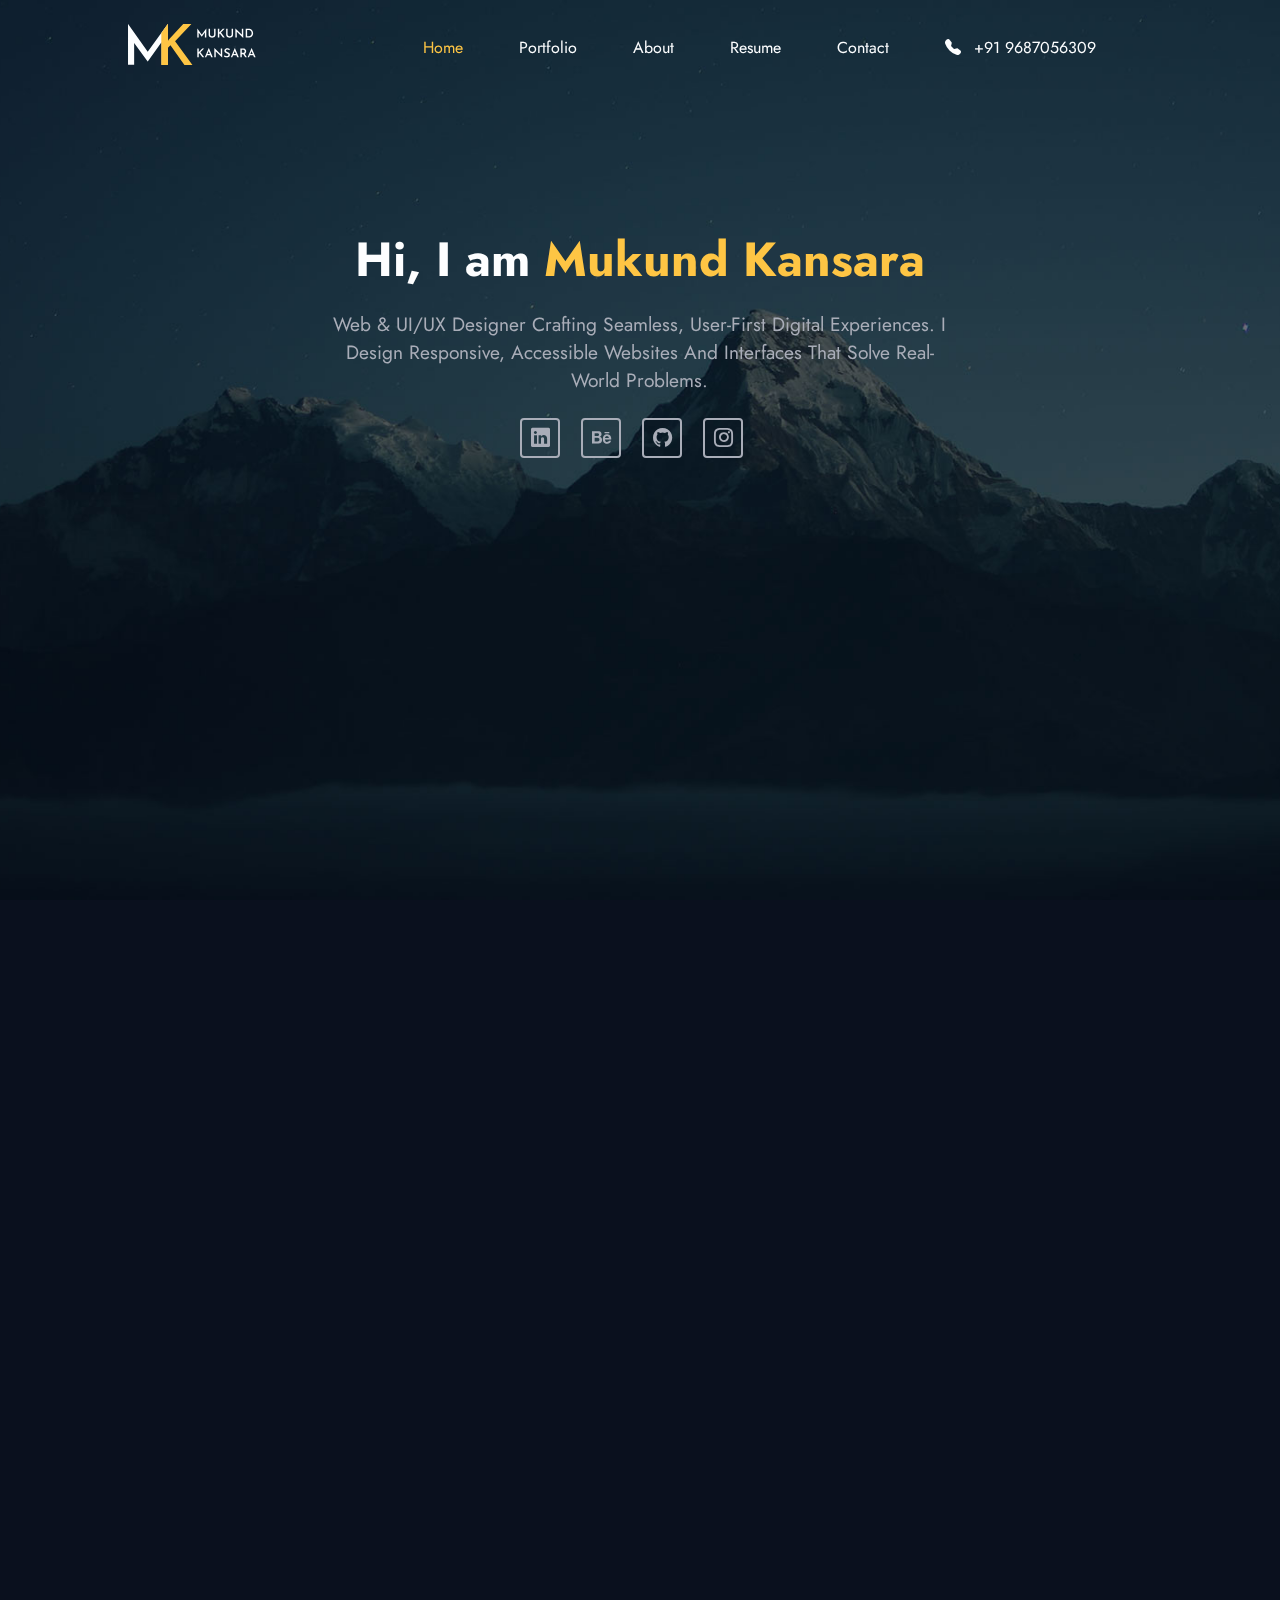
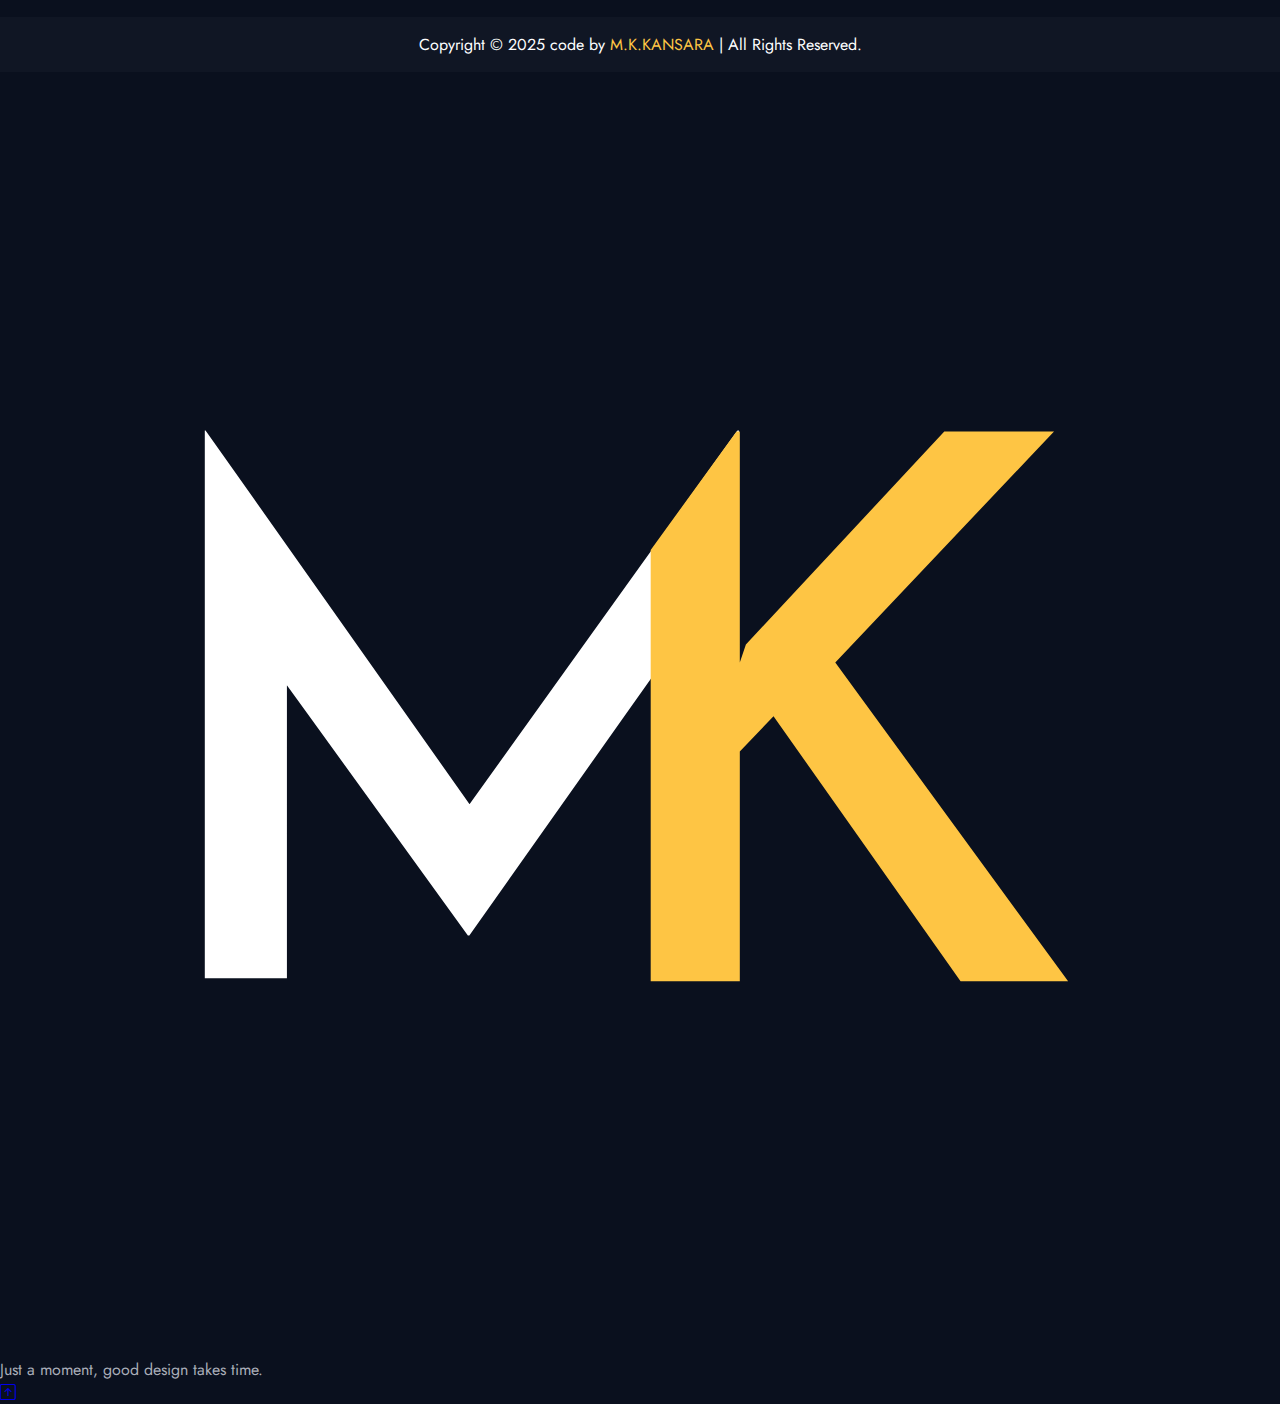
<file: index.html>
<!DOCTYPE html>
<html lang="en">

<head>
  <meta charset="UTF-8" />
  <meta name="viewport" content="width=device-width, initial-scale=1.0" />
  <title>Portfolio</title>
  <link rel="stylesheet" href="https://cdn.jsdelivr.net/npm/bootstrap-icons@1.11.3/font/bootstrap-icons.min.css" />
  <link rel="shortcut icon" href="favicon/favicon.ico" type="image/x-icon">
  <link rel="stylesheet" href="css/style.css" />
  <!-- <link
    rel="stylesheet"
    href="https://cdnjs.cloudflare.com/ajax/libs/animate.css/4.1.1/animate.min.css"
  /> -->
  <link href="https://unpkg.com/aos@2.3.1/dist/aos.css" rel="stylesheet">
</head>

<body>
  <!-- ====//header-start//=====  -->
  <section id="showcase">
    <header id="header">
      <div class="container header" data-aos="fade-down">
        <div class="logo">
          <a href="#home"><img src="images/logo.svg" alt="logo" /></a>
        </div>
        <nav class="navbar">
          <ul>
            <li><a href="#home" class="active">home</a></li>
            <li><a href="#portfolio">Portfolio</a></li>
            <li><a href="#about">about</a></li>
            <li><a href="#resume">resume</a></li>
            <li><a href="#contact">contact</a></li>
            <li>
              <a href="tel:9687056309"><i class="bi bi-telephone-fill"></i>
                <span>+91 9687056309</span></a>
            </li>
          </ul>
        </nav>
        <div class="menu-icon">
          <a href="#"><i class="bi bi-list"></i></a>
        </div>
      </div>
    </header>
    <!-- ====//header-end//=====  -->
    <!-- ====//showcase-section-start//=====  -->
    <section class="showcase">
      <div class="container showcase-flex-box">
        <div class="showcase-content" data-aos="zoom-in" data-aos-duration="2000">
          <h1>Hi, I am <span>mukund kansara</span></h1>
          <p class="body-text">
            Web & UI/UX Designer crafting seamless, user-first digital
            experiences. I design responsive, accessible websites and
            interfaces that solve real-world problems.
          </p>
          <div class="showcase-sm-icon">
            <a href="https://www.linkedin.com/in/mukund98/" target="_blank"><i class="bi bi-linkedin"></i></a>
            <a href="https://www.behance.net/mukundkansara" target="_blank"><i class="bi bi-behance"></i></a>
            <a href="https://github.com/MUKUNDKANSARA" target="_blank"><i class="bi bi-github"></i></a>
            <a href="https://www.instagram.com/m_k_kansara9/" target="_blank"><i class="bi bi-instagram"></i></a>
          </div>
        </div>
      </div>
    </section>
  </section>
  <!-- ====//showcase-section-end//=====  -->
  <!-- ====//about-section//=====  -->
  <section id="about">
    <div class="container">
      <div class="section-heading" data-aos="zoom-in" data-aos-duration="2000">
        <h4>ab<span>out</span>me</h4>
      </div>
      <div class="about-section">
        <div class="profile-card" data-aos="flip-left" data-aos-easing="ease-out-cubic" data-aos-duration="2000">
          <div class="profile-img"></div>
          <div class="profile-content" data-aos="fade-up" data-aos-anchor-placement="top-bottom"
            data-aos-duration="2000">
            <h2>Mukund Kansara</h2>
            <p>I am a Web Designer & UI/UX Designer based in Vadodara.</p>
          </div>
          <div class="showcase-sm-icon" data-aos="fade-up" data-aos-anchor-placement="top-bottom"
            data-aos-duration="2000">
            <a href="https://www.linkedin.com/in/mukund98/" target="_blank"><i class="bi bi-linkedin"></i></a>
            <a href="https://www.behance.net/mukundkansara" target="_blank"><i class="bi bi-behance"></i></a>
            <a href="https://github.com/MUKUNDKANSARA" target="_blank"><i class="bi bi-github"></i></a>
            <a href="https://www.instagram.com/m_k_kansara9/" target="_blank"><i class="bi bi-instagram"></i></a>
          </div>
        </div>
        <div class="about-content" data-aos="zoom-in" data-aos-duration="2000">
          <span class="about-content-sub-title">hi there</span>
          <h3>I am Mukund Kansara</h3>
          <p>
            I'm a
            <span class="high-light">&lt; Web designer and UI/UX designer /&gt;</span>
            at the early stages of my professional journey, passionate about
            crafting intuitive and visually appealing digital experiences. I
            enjoy turning ideas into clean, user-friendly designs using tools
            like
            <span class="high-light">Figma, HTML, CSS, and Bootstrap.</span>
            I'm constantly learning and growing, eager to apply my skills to
            real-world projects and create designs that truly connect with
            users
          </p>
          <a href="resume/Mukund Kansara-resume.pdf" class="comman-btn download-cv-btn" target="_blank"
            download="resume">download CV</a>
        </div>
      </div>
    </div>
  </section>
  <!-- ====//about-section-end//=====  -->
  <!-- ====//service-section-//=====  -->
  <section id="sevices">
    <div class="container">
      <div class="section-heading" data-aos="zoom-in" data-aos-duration="2000">
        <h4>se<span>rvic</span>es</h4>
      </div>
      <div class="services">
        <div class="service-card" data-aos="flip-left" data-aos-easing="ease-out-cubic" data-aos-duration="2000">
          <img src="images/web-design.svg" alt="web-design" />
          <h3 data-aos="fade-up" data-aos-anchor-placement="top-bottom" data-aos-duration="2000">Web Design</h3>
          <p data-aos="fade-up" data-aos-anchor-placement="top-bottom" data-aos-duration="2000">
            I specialize in converting PSD and Figma designs into clean,
            responsive, HTML code, ensuring pixel-perfect accuracy and
            seamless user experience.
          </p>
        </div>
        <div class="service-card" data-aos="flip-left" data-aos-easing="ease-out-cubic" data-aos-duration="2000">
          <img src="images/ux-design.svg" alt="ui/ux-design" />
          <h3 data-aos="fade-up" data-aos-anchor-placement="top-bottom" data-aos-duration="2000">UI/UX Designe</h3>
          <p data-aos="fade-up" data-aos-anchor-placement="top-bottom" data-aos-duration="2000">
            As a UI/UX designer, I craft intuitive user interfaces and
            detailed wireframes that align with user needs and business goals,
            ensuring a seamless and engaging digital experience.
          </p>
        </div>
        <div class="service-card" data-aos="flip-left" data-aos-easing="ease-out-cubic" data-aos-duration="2000">
          <img src="images/3.svg" alt="mobile-app-design" />
          <h3 data-aos="fade-up" data-aos-anchor-placement="top-bottom" data-aos-duration="2000">Mobile App Design</h3>
          <p data-aos="fade-up" data-aos-anchor-placement="top-bottom" data-aos-duration="2000">
            As a web and UI/UX designer, I create intuitive mobile app and
            user interface designs that adhere to core UI principles, ensuring
            both visual appeal and functional clarity.
          </p>
        </div>
      </div>
    </div>
  </section>
  <!-- ====//service-section-end//=====  -->
  <!-- ====//skill-section//=====  -->
  <section id="skills">
    <div class="container">
      <div class="section-heading" data-aos="zoom-in" data-aos-duration="2000">
        <h4>Let’s <span>Explore My </span> Skills</h4>
      </div>
      <div class="skill-card-container">
        <div class="skill-card" data-aos="zoom-in-down" data-aos-duration="1000">
          <div class="skill-card-img">
            <img src="images/figma.png" alt="figma" />
          </div>
          <h4>Figma</h4>
          <span class="comman-btn skill-btn skill-btn-sm-device">80%</span>
        </div>
        <div class="skill-card" data-aos="zoom-in-down" data-aos-duration="1000">
          <div class="skill-card-img">
            <img src="images/html.png" alt="html" />
          </div>
          <h4>HTML</h4>
          <span class="comman-btn skill-btn skill-btn-sm-device">90%</span>
        </div>
        <div class="skill-card" data-aos="zoom-in-down" data-aos-duration="1000">
          <div class="skill-card-img">
            <img src="images/css-3.png" alt="css" />
          </div>
          <h4>CSS</h4>
          <span class="comman-btn skill-btn skill-btn-sm-device">90%</span>
        </div>
        <div class="skill-card" data-aos="zoom-in-down" data-aos-duration="1000">
          <div class="skill-card-img">
            <img src="images/bootstrap.png" alt="bootstrap" />
          </div>
          <h4>Bootstrap</h4>
          <span class="comman-btn skill-btn skill-btn-sm-device">70%</span>
        </div>
        <div class="skill-card" data-aos="zoom-in-down" data-aos-duration="1000">
          <div class="skill-card-img">
            <img src="images/jquery.png" alt="javascript" />
          </div>
          <h4>jQuery</h4>
          <span class="comman-btn skill-btn skill-btn-sm-device">20%</span>
        </div>
        <div class="skill-card" data-aos="zoom-in-down" data-aos-duration="1000">
          <div class="skill-card-img">
            <img src="images/photoshop.png" alt="photoshop" />
          </div>
          <h4>Photoshop</h4>
          <span class="comman-btn skill-btn skill-btn-sm-device">50%</span>
        </div>
        <div class="skill-card" data-aos="zoom-in-down" data-aos-duration="1000">
          <div class="skill-card-img">
            <img src="images/illustrator.png" alt="illustrator" />
          </div>
          <h4>Illustrator</h4>
          <span class="comman-btn skill-btn skill-btn-sm-device">50%</span>
        </div>
        <div class="skill-card" data-aos="zoom-in-down" data-aos-duration="1000">
          <div class="skill-card-img">
            <img src="images/wordpress.png" alt="comming-soon" />
          </div>
          <h4>Wordpress</h4>
          <span class="comman-btn skill-btn skill-btn-sm-device">50%</span>
          <!-- <span class="comman-btn coming-soon-btn">50%</span> -->
        </div>
      </div>
    </div>
  </section>
  <!-- ====//skill-section-end//=====  -->
  <!-- ====//resume-section//=====  -->
  <section id="resume">
    <div class="container">
      <div class="section-heading" data-aos="zoom-in" data-aos-duration="2000">
        <h4>Re<span>sum</span>e</h4>
      </div>
      <div class="resume-content">
        <div class="experience" data-aos="zoom-in" data-aos-duration="2000">
          <i class="bi bi-briefcase experience-icon"></i><span class="experience-heading">Experience</span>
          <div class="experience-list">
            <div class="experience-item">
              <i class="bi bi-journal-code experience-item-icon"></i>
              <div class="experience-content">
                <span>Feb 2024 - Aug 2024</span>
                <h4>Jr. UI/UX Designer</h4>
                <span>UI/UX and Web Design</span>
              </div>
            </div>
            <div class="experience-item border-none">
              <i class="bi bi-journal-code experience-item-icon"></i>
              <div class="experience-content">
                <span>April 2023 - Jan 2024</span>
                <h4>Internship UI/UX & Web Design</h4>
                <span>Weltec Institute Vadodara</span>
              </div>
            </div>
          </div>
        </div>
        <div class="education" data-aos="zoom-in" data-aos-duration="2000">
          <i class="bi bi-mortarboard education-icon"></i><span class="education-heading">Education</span>
          <div class="experience-list">
            <div class="experience-item">
              <i class="bi bi-journal-code experience-item-icon"></i>
              <div class="experience-content">
                <span>April 2023 - Jan 2024</span>
                <h4>UI/UX & Web Design Course</h4>
                <span>Weltec Institute Vadodara</span>
              </div>
            </div>
            <div class="experience-item border-none">
              <i class="bi bi-journal-code experience-item-icon"></i>
              <div class="experience-content">
                <span>June 2015 - June 2019</span>
                <h4>B.E. Computer</h4>
                <span>Governement Engineering College, Rajkot</span>
              </div>
            </div>
          </div>
        </div>
      </div>
    </div>
  </section>
  <!-- ====//resume-section-end//=====  -->
  <!-- ====//portfolio-section//=====  -->
  <section id="portfolio">
    <div class="container">
      <div class="section-heading" data-aos="zoom-in" data-aos-duration="2000">
        <h4>por<span>tfol</span>io</h4>
      </div>
      <div class="portfolio-card-container">
        <div class="portfolio-card" data-aos="zoom-in-up" data-aos-duration="1000">
          <a href="https://mukundkansara.github.io/Webdesign-project-1/" target="_blank"
            class="portfolio-card-explore-btn"><i class="bi bi-arrow-up-right-square-fill"></i></a>
          <img src="images/WEBDESIGN-1.png" alt="website-ui-design" />
          <div class="portfolio-content">
            <span>Web Design Project</span>
            <h4>Figma File to HTML coding.</h4>
          </div>
        </div>
        <div class="portfolio-card" data-aos="zoom-in-up" data-aos-duration="1000">
          <a href="https://mukundkansara.github.io/Webdesign-project/" target="_blank"
            class="portfolio-card-explore-btn"><i class="bi bi-arrow-up-right-square-fill"></i></a>
          <img src="images/WEBDESIGN.png" alt="website-ui-design" />
          <div class="portfolio-content">
            <span>Web Design Project1</span>
            <h4>Figma File to HTML coding.</h4>
          </div>
        </div>
        <div class="portfolio-card" data-aos="zoom-in-up" data-aos-duration="1000">
          <a href="projects/practice-layout-2/index.html" target="_blank" class="portfolio-card-explore-btn"><i
              class="bi bi-arrow-up-right-square-fill"></i></a>
          <img src="images/accounting.png" alt="website-ui-design" />
          <div class="portfolio-content">
            <span>Web Design</span>
            <h4>PSD File to HTML coding.</h4>
          </div>
        </div>
        <div class="portfolio-card" data-aos="zoom-in-up" data-aos-duration="1000">
          <a href="projects/microsoft-clone/index.html" target="_blank" class="portfolio-card-explore-btn"><i
              class="bi bi-arrow-up-right-square-fill"></i></a>
          <img src="images/Microsoft-clone.png" alt="website-ui-design" />
          <div class="portfolio-content">
            <span>Web Design</span>
            <h4>Microsoft clone with responsive.</h4>
          </div>
        </div>
        <div class="portfolio-card" data-aos="zoom-in-up" data-aos-duration="1000">
          <a href="projects/practice-layout-1/index.html" target="_blank" class="portfolio-card-explore-btn"><i
              class="bi bi-arrow-up-right-square-fill"></i></a>
          <img src="images/weltec.png" alt="website-ui-design" />
          <div class="portfolio-content">
            <span>Web Design</span>
            <h4>PSD File to HTML coding.</h4>
          </div>
        </div>
        <div class="portfolio-card" data-aos="zoom-in-up" data-aos-duration="1000">
          <a href="https://www.behance.net/gallery/227094763/E-Commerce-Landing-Page-UI-Design" target="_blank"
            class="portfolio-card-explore-btn"><i class="bi bi-arrow-up-right-square-fill"></i></a>
          <img src="images/e-commerce-landingpage-ui.png" alt="landingpage-ui-design" />
          <div class="portfolio-content">
            <span>UI/UX Design</span>
            <h4>E-commerce Landing page UI Design.</h4>
          </div>
        </div>
        <div class="portfolio-card" data-aos="zoom-in-up" data-aos-duration="1000">
          <a href="https://www.behance.net/gallery/227159579/Redesign-Ran-Utsav-Landing-page" target="_blank"
            class="portfolio-card-explore-btn"><i class="bi bi-arrow-up-right-square-fill"></i></a>
          <img src="images/ran-utsav-landingpage-ui.png" alt="landingpage-ui-design" />
          <div class="portfolio-content">
            <span>UI/UX Design</span>
            <h4>Redesign Landing page UI Design.</h4>
          </div>
        </div>
        <div class="portfolio-card" data-aos="zoom-in-up" data-aos-duration="1000">
          <a href="https://www.behance.net/gallery/196491571/food-website-ui-design" target="_blank"
            class="portfolio-card-explore-btn"><i class="bi bi-arrow-up-right-square-fill"></i></a>
          <img src="images/food-website.png" alt="website-ui-design" />
          <div class="portfolio-content">
            <span>UI/UX Design</span>
            <h4>Food Website UI Design.</h4>
          </div>
        </div>
        <div class="portfolio-card" data-aos="zoom-in-up" data-aos-duration="1000">
          <a href="https://www.behance.net/gallery/190329961/Education-Mobile-UI" target="_blank"
            class="portfolio-card-explore-btn"><i class="bi bi-arrow-up-right-square-fill"></i></a>
          <img src="images/education-app-ui.png" alt="website-ui-design" />
          <div class="portfolio-content">
            <span>UI/UX Design</span>
            <h4>Education App UI Design.</h4>
          </div>
        </div>

        <div class="portfolio-card" data-aos="zoom-in-up" data-aos-duration="1000">
          <a href="https://www.behance.net/gallery/196059741/App-UI-Design" target="_blank"
            class="portfolio-card-explore-btn"><i class="bi bi-arrow-up-right-square-fill"></i></a>
          <img src="images/furniture-app-ui.png" alt="website-ui-design" />
          <div class="portfolio-content">
            <span>UI/UX Design</span>
            <h4>Product App UI Design.</h4>
          </div>
        </div>
        <div class="portfolio-card" data-aos="zoom-in-up" data-aos-duration="1000">
          <a href="https://www.behance.net/gallery/217379833/Splash-screen-UI-Redesign" target="_blank"
            class="portfolio-card-explore-btn"><i class="bi bi-arrow-up-right-square-fill"></i></a>
          <img src="images/redesign-app-ui.png" alt="website-ui-design" />
          <div class="portfolio-content">
            <span>UI/UX Design</span>
            <h4>Splash Screen Redesign App UI Design.</h4>
          </div>
        </div>

      </div>
    </div>
  </section>
  <!-- ====//portfolio-section-end//=====  -->
  <!-- ====//contact-section//=====  -->
  <section id="contact">
    <div class="container">
      <div class="section-heading" data-aos="flip-left" data-aos-easing="ease-out-cubic" data-aos-duration="2000">
        <h4>Get in <span> Touch with</span> Me!</h4>
      </div>
      <div class="contact-section">
        <div class="contact-list" data-aos="flip-left" data-aos-easing="ease-out-cubic" data-aos-duration="2000">
          <div class="contact-list-item">
            <i class="bi bi-geo-alt"></i>
            <div class="contact-list-item-content">
              <h4>Address</h4>
              <p>Amitnagar circle, Karelibag, Vadodara</p>
            </div>
          </div>
          <div class="contact-list-item">
            <i class="bi bi-phone"></i>
            <div class="contact-list-item-content">
              <h4>Phone</h4>
              <p>+91 9687056309</p>
            </div>
          </div>
          <div class="contact-list-item">
            <i class="bi bi-envelope"></i>
            <div class="contact-list-item-content">
              <h4>Email</h4>
              <p>kansara.mk64@gmail.com</p>
            </div>
          </div>
        </div>
        <div class="contact-form" data-aos="zoom-in" data-aos-duration="2000">
          <form action="https://formsubmit.co/kansara.mk64@gmail.com" method="POST">
            <div class="contact-form-name">
              <input type="text" name="name" placeholder="Name" required>
              <input type="email" name="email" placeholder="Email" required>
            </div>
            <input type="text" name="subject" placeholder="Subject" required>
            <textarea name="message" placeholder="Message" rows="4" cols="10" required></textarea>

            <!-- Submit button as actual <button> -->
            <button type="submit" class="comman-btn submit-btn">Send me message</button>

            <!-- Optional: Prevent FormSubmit from showing their default page -->
            <input type="hidden" name="_captcha" value="false">
            <input type="hidden" name="_template" value="table">
          </form>
          <!-- <form action="#">
              <div class="contact-form-name">
                <input type="text" placeholder="Name">
                <input type="email" placeholder="Email">
              </div>
              <input type="text" placeholder="subject">
              <textarea placeholder="message" rows="4" cols="10"></textarea>
              <a href="mailto:kansara.mk64@gmail.com" class="comman-btn submit-btn">send me message</a>
            </form> -->
        </div>
      </div>
    </div>
  </section>
  <!-- ====//contact-section-end//=====  -->
  <!-- ====//location-section//=====  -->

  <section id="live-location">
    <div class="container">
      <div class="section-heading" data-aos="zoom-in" data-aos-duration="2000">
        <h4>lo<span>cati</span>on</h4>
      </div>
      <div class="location-container">
        <div class="location-content" data-aos="fade-down" data-aos-easing="linear" data-aos-duration="1500">
          <div class="location-heading">
            <h4 data-aos="zoom-in" data-aos-duration="2000">Current location</h4>
          </div>
          <iframe
            src="https://www.google.com/maps/embed?pb=!1m18!1m12!1m3!1d3690.698832813172!2d73.21095907529343!3d22.327226979667223!2m3!1f0!2f0!3f0!3m2!1i1024!2i768!4f13.1!3m3!1m2!1s0x395fcf1311642f25%3A0xc4435f0e1eb6585c!2sAmit%20Nagar%20Circle!5e0!3m2!1sen!2sin!4v1746621093236!5m2!1sen!2sin"
            width="100%" height="450" style="border:1px solid #3f4551; border-radius:  var(--border-radius);"
            allowfullscreen="" loading="lazy" referrerpolicy="no-referrer-when-downgrade"></iframe>
        </div>
        <div class="location-content" data-aos="fade-down" data-aos-easing="linear" data-aos-duration="1500">
          <div class="location-heading">
            <h4 data-aos="zoom-in" data-aos-duration="2000">Permanent location</h4>
          </div>
          <iframe
            src="https://www.google.com/maps/embed?pb=!1m12!1m8!1m3!1d3692.332054505966!2d70.7836783!3d22.2654081!3m2!1i1024!2i768!4f13.1!2m1!1smavdi%20chowk%20rajkot!5e0!3m2!1sen!2sin!4v1747046782318!5m2!1sen!2sin"
            width="100%" height="450" style="border:1px solid #3f4551; border-radius:  var(--border-radius);"
            allowfullscreen="" loading="lazy" referrerpolicy="no-referrer-when-downgrade"></iframe>
        </div>
      </div>
  </section>
  <footer id="footer">
    <span>Copyright &copy; 2025 code by <span class="high-light">M.K.KANSARA</span> | All Rights Reserved.</span>
  </footer>
  <script>
    window.addEventListener("load", function () {
      const loader = document.getElementById("loader");
      setTimeout(() => {
        loader.style.opacity = "0";
        setTimeout(() => {
          loader.style.display = "none";
        }, 300); // match transition time
      }, 2500); // delay fade-out for 1.5s after load
    });
  </script>

  <script src="https://unpkg.com/aos@2.3.1/dist/aos.js"></script>
  <script>
    AOS.init();
  </script>
</body>
<!-- Loader Container -->
<div id="loader">
  <div class="loader-content">
    <img src="favicon/loader.svg" alt="MK Logo">
    <p class="loader-text">Just a moment, good design takes time.</p>
  </div>
</div>
<!-- scroll-up-btn  -->
<div class="scroll-up-btn">
  <a href="#header">
    <i class="bi bi-arrow-up-square"></i>
  </a>
</div>


<!-- <script src="js/jquery.js"></script>
  <script>
    // $(document).ready(function(){
    //   alert("Hi There, Welcome to My Portfolio.")
    // });
  </script> -->

</html>
</file>
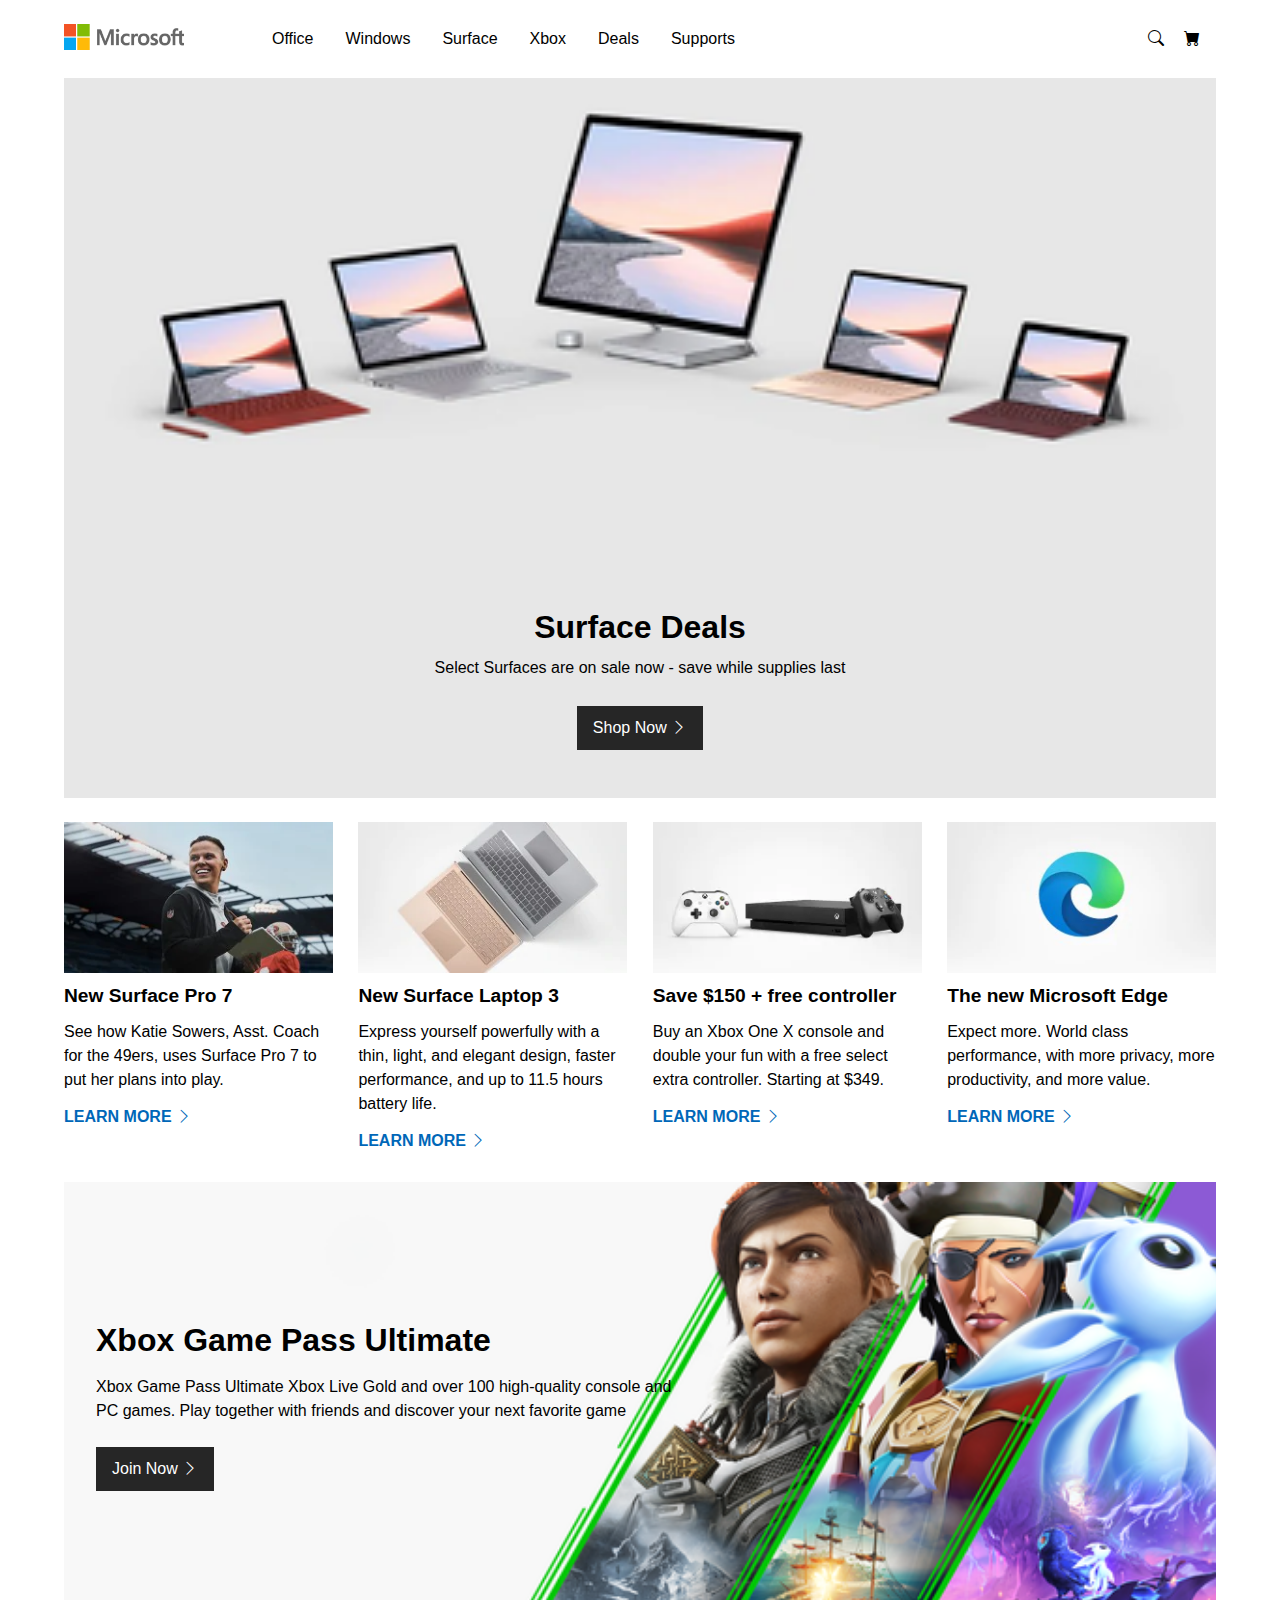
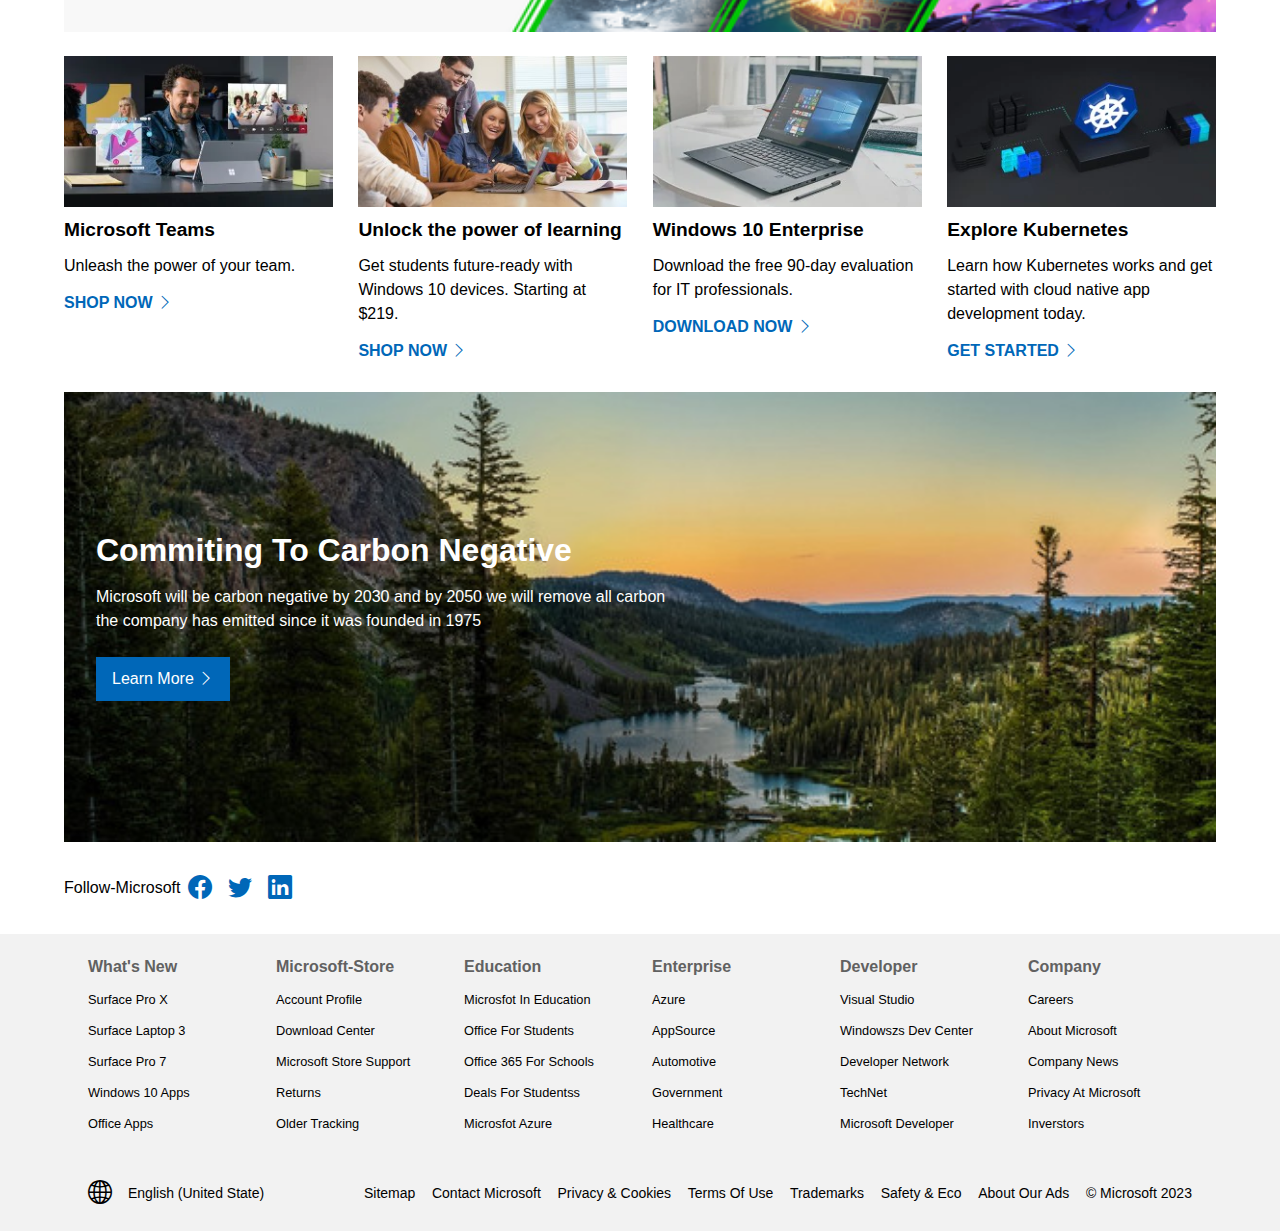
<file: projects/microsoft-clone/index.html>
<!DOCTYPE html>
<html lang="en">
  <head>
    <meta charset="UTF-8" />
    <meta name="viewport" content="width=device-width, initial-scale=1.0" />
    <title>Microsoft-clone</title>
    <link
      rel="stylesheet"
      href="https://cdn.jsdelivr.net/npm/bootstrap-icons@1.11.3/font/bootstrap-icons.min.css"
    />
    <link rel="stylesheet" href="css/style.css" />
  </head>
  <body>
    <header id="header">
      <div class="container">
        <div class="logo">
          <img src="images/logo.png" alt="company-logo" />
        </div>
        <nav class="nav-bar">
          <ul>
            <li><a href="#">office</a></li>
            <li><a href="#">windows</a></li>
            <li><a href="#">surface</a></li>
            <li><a href="#">xbox</a></li>
            <li><a href="#">deals</a></li>
            <li><a href="#">supports</a></li>
          </ul>
        </nav>
        <div class="right-menu">
          <i class="bi bi-search"></i>
          <i class="bi bi-cart-fill"></i>
        </div>
        <div class="menu-list-sm hide"><i class="bi bi-list"></i></div>
      </div>
    </header>
    <!-- ====//banner-section//====  -->
    <section id="banner-section">
      <div class="container banner-img">
        <div class="banner-content center">
          <h1>Surface Deals</h1>
          <p>Select Surfaces are on sale now - save while supplies last</p>
          <a href="#" class="shop-now-btn comman-btn"
            >shop now <i class="bi bi-chevron-right"></i
          ></a>
        </div>
      </div>
    </section>
    <!-- ====//banner-section-end//====  -->
    <!-- ====//card-1-section//====  -->
    <section id="card-1" class="p-top-bottom">
      <div class="container">
        <!-- ====card-content====  -->
        <div class="card-container">
          <div class="card">
            <img src="images/card1.png" alt="card-img" />
            <h3>New Surface Pro 7</h3>
            <p>
              See how Katie Sowers, Asst. Coach for the 49ers, uses Surface Pro
              7 to put her plans into play.
            </p>
            <a href="#" class="learn-more"
              >learn more <i class="bi bi-chevron-right"></i
            ></a>
          </div>
          <div class="card">
            <img src="images/card2.png" alt="card-img" />
            <h3>New Surface Laptop 3</h3>
            <p>
              Express yourself powerfully with a thin, light, and elegant
              design, faster performance, and up to 11.5 hours battery life.
            </p>
            <a href="#" class="learn-more"
              >learn more <i class="bi bi-chevron-right"></i
            ></a>
          </div>
          <div class="card">
            <img src="images/card3.png" alt="card-img" />
            <h3>Save $150 + free controller</h3>
            <p>
              Buy an Xbox One X console and double your fun with a free select
              extra controller. Starting at $349.
            </p>
            <a href="#" class="learn-more"
              >learn more <i class="bi bi-chevron-right"></i
            ></a>
          </div>
          <div class="card">
            <img src="images/card4.png" alt="card-img" />
            <h3>The new Microsoft Edge</h3>
            <p>
              Expect more. World class performance, with more privacy, more
              productivity, and more value.
            </p>
            <a href="#" class="learn-more"
              >learn more <i class="bi bi-chevron-right"></i
            ></a>
          </div>
        </div>
      </div>
    </section>
    <!-- ====//card-1-section-end//====  -->
    <!-- ====//x-box-gaming-section//====  -->
    <section id="xbox-gaming">
      <div class="container xbox-gaming">
        <div class="xbox-gaming-content">
          <h3>Xbox Game Pass Ultimate</h3>
          <p>
            Xbox Game Pass Ultimate Xbox Live Gold and over 100 high-quality
            console and PC games. Play together with friends and discover your
            next favorite game
          </p>
          <a href="#" class="shop-now-btn comman-btn"
            >join now <i class="bi bi-chevron-right"></i
          ></a>
        </div>
      </div>
    </section>
    <!-- ====//x-box-gaming-section-end//====  -->
    <!-- ====//card-1-section//====  -->
    <section id="card-2" class="p-top-bottom">
      <div class="container">
        <!-- ====card-content====  -->
        <div class="card-container">
          <div class="card">
            <img src="images/card5.png" alt="card-img" />
            <h3>Microsoft Teams</h3>
            <p>Unleash the power of your team.</p>
            <a href="#" class="learn-more"
              >shop now <i class="bi bi-chevron-right"></i
            ></a>
          </div>
          <div class="card">
            <img src="images/card6.jpg" alt="card-img" />
            <h3>Unlock the power of learning</h3>
            <p>
              Get students future-ready with Windows 10 devices. Starting at
              $219.
            </p>
            <a href="#" class="learn-more"
              >shop now <i class="bi bi-chevron-right"></i
            ></a>
          </div>
          <div class="card">
            <img src="images/card7.png" alt="card-img" />
            <h3>Windows 10 Enterprise</h3>
            <p>Download the free 90-day evaluation for IT professionals.</p>
            <a href="#" class="learn-more"
              >download now <i class="bi bi-chevron-right"></i
            ></a>
          </div>
          <div class="card">
            <img src="images/card8.png" alt="card-img" />
            <h3>Explore Kubernetes</h3>
            <p>
              Learn how Kubernetes works and get started with cloud native app
              development today.
            </p>
            <a href="#" class="learn-more"
              >get started <i class="bi bi-chevron-right"></i
            ></a>
          </div>
        </div>
      </div>
    </section>
    <!-- ====//card-2-section-end//====  -->
    <!-- ====//comming-to-carbon-section//====  -->
    <section id="carbon-section">
      <div class="container carbon-section-img">
        <div class="carbon-section-content">
          <h3>Commiting To Carbon Negative</h3>
          <p>
            Microsoft will be carbon negative by 2030 and by 2050 we will remove
            all carbon the company has emitted since it was founded in 1975
          </p>
          <a href="#" class="carbon-section-btn comman-btn"
            >learn more <i class="bi bi-chevron-right"></i
          ></a>
        </div>
      </div>
    </section>
    <!-- ====//follow-us-section//====  -->
    <section id="follow-us">
      <div class="container follow-us-icon">
        <div class="social-icon">
          <span>follow-microsoft</span>
          <i class="bi bi-facebook"></i>
          <i class="bi bi-twitter"></i>
          <i class="bi bi-linkedin"></i>
        </div>
      </div>
    </section>
    <!-- ====//follow-us-section-end//====  -->
    <!-- ====//footer//====  -->
    <footer id="footer">
      <div class="container">
        <div class="footer-main-content">
          <div class="footer-links">
            <ul>
              <li><a href="#">what's New</a></li>
              <li><a href="#">surface pro x</a></li>
              <li><a href="#">surface laptop 3</a></li>
              <li><a href="#">surface pro 7</a></li>
              <li><a href="#">windows 10 apps</a></li>
              <li><a href="#">office apps</a></li>
            </ul>
          </div>
          <div class="footer-links">
            <ul>
              <li><a href="#">microsoft-store</a></li>
              <li><a href="#">Account Profile</a></li>
              <li><a href="#">Download Center</a></li>
              <li><a href="#">Microsoft Store support</a></li>
              <li><a href="#">Returns</a></li>
              <li><a href="#">Older tracking</a></li>
            </ul>
          </div>
          <div class="footer-links">
            <ul>
              <li><a href="#">education</a></li>
              <li><a href="#">Microsfot in education</a></li>
              <li><a href="#">Office for students</a></li>
              <li><a href="#">Office 365 for schools</a></li>
              <li><a href="#">Deals for studentss</a></li>
              <li><a href="#">Microsfot Azure</a></li>
            </ul>
          </div>
          <div class="footer-links">
            <ul>
              <li><a href="#">enterprise</a></li>
              <li><a href="#">Azure</a></li>
              <li><a href="#">AppSource</a></li>
              <li><a href="#">Automotive</a></li>
              <li><a href="#">Government</a></li>
              <li><a href="#">Healthcare</a></li>
            </ul>
          </div>
          <div class="footer-links">
            <ul>
              <li><a href="#">developer</a></li>
              <li><a href="#">Visual Studio</a></li>
              <li><a href="#">Windowszs Dev Center</a></li>
              <li><a href="#">Developer Network</a></li>
              <li><a href="#">TechNet</a></li>
              <li><a href="#">Microsoft Developer</a></li>
            </ul>
          </div>
          <div class="footer-links">
            <ul>
              <li><a href="#">company</a></li>
              <li><a href="#">Careers</a></li>
              <li><a href="#">About Microsoft</a></li>
              <li><a href="#">Company news</a></li>
              <li><a href="#">Privacy at Microsoft</a></li>
              <li><a href="#">Inverstors</a></li>
            </ul>
          </div>
        </div>
        <div class="sub-footer">
            <div class="language">
                <i class="bi bi-globe2"></i><span>english (united state)</span>
            </div>
            <div class="subfooter-link">
                <ul>
                    <li><a href="#">Sitemap</a></li>
                    <li><a href="#">Contact Microsoft</a></li>
                    <li><a href="#">Privacy & cookies</a></li>
                    <li><a href="#">Terms of use</a></li>
                    <li><a href="#">Trademarks</a></li>
                    <li><a href="#">Safety & eco</a></li>
                    <li><a href="#">About our ads</a></li>
                    <li><a href="#"> &copy; Microsoft 2023</a></li>
                </ul>
            </div>
        </div>
      </div>
    </footer>
  </body>
</html>
</file>
<file: css/style.css>
@import url('https://fonts.googleapis.com/css2?family=Jost:ital,wght@0,100..900;1,100..900&display=swap');
@import url('https://fonts.googleapis.com/css2?family=Jost:ital,wght@0,100..900;1,100..900&family=Poppins:ital,wght@0,100;0,200;0,300;0,400;0,500;0,600;0,700;0,800;0,900;1,100;1,200;1,300;1,400;1,500;1,600;1,700;1,800;1,900&display=swap');

:root{
    --heading-text: "Jost", sans-serif;
    --body-text: "Poppins", sans-serif;
    --primary-color:#fec544;
    --bg-color:#0a101e;
    --text-title:#fdfeff;
    --text-body:#a9adb8;
    --card-color:#101624;
    --header-color:#070d1b;
    --border-color:#3f4551;
    --p-tb:4rem 0;
}
*{
    margin: 0;
    padding: 0;
    box-sizing: border-box;
}
html{
    scroll-behavior: smooth;
}
body{
    font-family: "Jost", sans-serif;
    background: var(--bg-color);
    color: var(--text-title);
}
p{
    /* font-family: var(--body-text); */
    /* font-weight: 300; */
    color: var(--text-body);
}
a{
    text-decoration: none;
}
ul{
    list-style-type: none;
}
img{
    width: 100%;
}
.container{
    max-width: 80%;
    margin: 0 auto;
}
.comman-btn{
    background: var(--primary-color);
    color: var(--bg-color);
    padding: 1rem 2rem;
    font-size: 1.2rem;
    text-transform: capitalize;
    border-radius: 4px;
    display: inline-block;
}
.high-light{
    color: var(--primary-color);
}

.section-heading{
    padding-bottom: 3rem;
    text-align: center;
}
.section-heading h4{
    text-transform: uppercase;
    font-size: 1.6rem;
    letter-spacing: 2px;
}
.section-heading span{
    display: inline-block;
    padding-bottom: 8px;
    border-bottom: 2px solid var(--primary-color);
}


/* ====//header-css//=====  */
.header{
    display: grid;
    grid-template-columns: 1fr 3fr;
    align-items: center;
    padding-top: 1.5rem;
}
.header .logo img{
    width: 50%;
}
/* ====//header-css//=====  */
/* ====//navbar-css//=====  */
.navbar ul{
    display: flex;
    justify-content: end;
}
.navbar ul li {
    margin-right: 3.5rem;
}
li:last-child{
    margin: 0;
}
.navbar ul li a{
    font-size: 1rem;
    text-transform: capitalize;
    color: var(--text-title);  
}
.navbar ul li a.active{
    color: var(--primary-color);
}
.navbar ul li a:hover{
    color: var(--primary-color);
}

.navbar i{
    margin-right: 0.5rem;
}
.menu-icon{
    display: none;
}

/* ====//navbar-css//=====  */
/* ====//showcase-css//=====  */
#showcase{
    background: url("../images/hero-bg.jpg") no-repeat center center/cover;
    height: 100vh;
}
.showcase-flex-box{
    display: flex;
    justify-content: center;
    align-items: center;
    height: 60vh;
}
.showcase-content{
    width: 60%;
    color: var(--text-title);
    text-align: center;
}
.showcase-content h1{
    font-size: 3rem;
    margin-bottom: 1rem;
}
.showcase-content span{
    color: var(--primary-color);
    text-transform: capitalize;
}
.showcase-content p{
    font-size: 1.2rem;
    text-transform: capitalize;
    margin-bottom: 1.5rem;
    color: var(--text-body);
}
.showcase-sm-icon a,.menu-icon a{
        display: inline-flex;
        justify-content: center;
        align-items: center;
        width: 40px;
        height: 40px;
        border-radius: 4px;
        border: 2px solid var(--text-body);
        font-size: 1.2rem;
        color: #a9adb8;
        margin-right: 1rem;
        
}
.showcase-sm-icon a:hover{
    border: 2px solid var(--text-title);
    color: var(--text-title);
    
}
/* ====//showcase-css-end//=====  */
/* ====//about-css//=====  */
#about{
    padding: var(--p-tb);
}
.about-section, .contact-section{
    display: grid;
    grid-template-columns: 1fr 2fr;
    gap: 2.5rem;
}
.profile-card{
    display: flex;
    flex-direction: column;
    justify-content: center;
    align-items: center;
    gap: 24px;
    text-align: center;
    background: var(--card-color);
    border: 1px solid var(--border-color);
    border-radius: 4px;
    padding: 1.5rem
}
.profile-img{
    background: url("../images/my-photo.jpeg") no-repeat center center/cover;
    width: 250px;
    height: 250px;
    border-radius: 4%;
    border: 1px solid var(--border-color);
    /* margin: 0 auto; */
}
.profile-content h2{
    font-size: 2rem;
    margin-bottom: 1rem;
}
.profile-content p{
    font-size: 1.2rem;
    color: var(--text-body);
    font-weight: 300;
}
.about-content{
    border: 1px solid var(--border-color);
    border-radius: 4px;
    padding: 1.5rem;
    background: var(--card-color);
}
.about-content h3{
    font-size: 2rem;
    margin-bottom: 1rem;
}
.about-content p{
    font-size: 1.4rem;
    color: var(--text-body);
    font-weight: 300;
    line-height: 1.8;
    margin-bottom: 2rem;
}
.about-content-sub-title{
    text-transform: capitalize;
    display: inline-block;
    margin-bottom: 16px;
}
/* ====//about-css-end//=====  */
/* ====//services-css//=====  */
#sevices,#skills,#resume,#portfolio,#contact,#live-location{
    padding-bottom: 4rem;
}
.services{
    display: grid;
    grid-template-columns: repeat(3, 1fr);
    gap: 1.5rem;
}
.service-card{
    border: 1px solid var(--border-color);
    background: var(--card-color);
    border-radius: 4px;
    padding: 2rem 1.5rem;
    text-align: center;
}
.service-card img{
    margin-bottom: 1rem;
}
.service-card h3{
    margin-bottom: 0.5rem;
    font-size: 1.5rem;
    letter-spacing: 2px;
}
.service-card p{
    line-height: 1.5;
    text-align: center;
    font-weight: 400;
}
/* ====//services-css-end//=====  */
/* ====//skill-css//=====  */
.skill-card-container{
    display: grid;
    grid-template-columns: repeat(4,1fr);
    gap: 24px;
}
.skill-card{
    display: flex;
    flex-direction: column;
    justify-content: center;
    align-items: center;
    gap: 16px;
    padding: 1.5rem;
    border: 1px solid var(--border-color);
    background: var(--card-color);
    border-radius: 4px;
    transition: all 0.5s;
}
.skill-card:hover{
    border-color: var(--text-title);
    /* color: var(--text-title); */
}
.skill-card-img{
    width: 64px;
    height: 64px;
}
.skill-btn{
    padding: 0.5rem 4rem;
}
.coming-soon-btn{
    padding: 0.5rem 2rem;
}
/* ====//skill-css-end//=====  */
/* ====//resume-css//=====  */
.resume-content{
    display: grid;
    grid-template-columns: repeat(2, 1fr);
    gap: 1.5rem;
}
.experience, .education{
    padding: 1.5rem;
    border: 1px solid var(--border-color);
    background: var(--card-color);
    border-radius: 4px;
}
.experience-icon, .education-icon{
    background: var(--card-color);
    color: var(--text-body);
    border: 1px solid var(--border-color);
    font-size: 24px;
    border-radius: 4px;
    display: inline-flex;
    justify-content: center;
    align-items: center;
    width: 48px;
    height: 48px;
}
.experience-heading, .education-heading{
    display: inline-block;
    margin-left: 18px;
    font-size: 28px;
    font-weight: 400;
}
.experience-item{
    padding: 24px 12px;
    border-bottom: 1px solid;
    display: flex;
    gap: 2.2rem;
}
.experience-item-icon{
    font-size: 20px;
    color: var(--text-body);
}
.experience-content{
    display: flex;
    flex-direction: column;
    gap: 16px;
}
.experience-content span{
    color: var(--text-body);
}
.experience-content h4{
    color: var(--primary-color);
    font-size: 1.25rem;
    font-weight: 500;
    letter-spacing: 2px;
}
/* ====//resume-css-end//=====  */
/* ====//portfolio-css//=====  */
.portfolio-card-container{
    display: grid;
    grid-template-columns: repeat(3, 1fr);
    gap: 1.5rem;
}
.portfolio-card{
    border-radius: 4px;
    background: var(--card-color);
    border: 1px solid var(--border-color);
    position: relative;
}
.portfolio-card:hover .portfolio-card-explore-btn{
    position: absolute;
    text-decoration: none;
    color: var(--primary-color);
    background: #0a101e;
    display: flex;
    justify-content: center;
    align-items: center;
    width: 3rem;
    height: 3rem;
    border-radius: 8px;
    font-size: 3.2rem;
    top: 38%;
    left: 42%;
    transition: all 0.5s;
    z-index: 2;
}
.portfolio-card:hover img{
    opacity: 0.5;
}
.portfolio-card-explore-btn{
    display: none;
}
.portfolio-card img{
    width: 100%;
    border-top-left-radius: 4px;
    border-top-right-radius: 4px;
}
.portfolio-content{
    padding: 1rem;
}
.portfolio-content h4{
    font-size: 24px;
    color: var(--text-title);
    text-transform: capitalize;
    letter-spacing: 1px;
    font-weight: 500;
}
.portfolio-content span{
    display: block;
    font-size: 18px;
    margin-bottom: 0.5rem;
    color: var(--text-body);
}
/* ====//portfolio-section-css-end//=====  */
/* ====//contact-section//=====  */
.contact-list{
    display: flex;
    flex-direction: column;
    justify-content: center;
    padding: 1rem;
    border-radius: 4px;
    background: var(--card-color);
    border: 1px solid var(--border-color);
    gap: 1.5rem;
}
.contact-list-item{
    display: flex;
    gap: 1.5rem;
    padding: 1.5rem;
}
.contact-list-item i{
    font-size: 2rem;
}
.contact-list-item-content h4{
    font-size: 1.5rem;
    margin-bottom: 0.5rem;
}
.contact-form{
    border-radius: 4px;
    background: var(--card-color);
    border: 1px solid var(--border-color);
    padding: 1.5rem;
}
form{
    display: flex;
    flex-direction: column;
    gap: 24px;
}
.contact-form-name{
    display: flex;
    justify-content: space-between;
    gap: 1rem;
}
.contact-form-name input, input, textarea{
    width: 50%;
    padding: 24px 16px;
    background: none;
    border: 1px solid var(--border-color);
    border-radius: 2px;
    color: var(--text-title);
    font-family: "Jost", sans-serif;
    font-size: 18px;
}
input, textarea{
    width: 100%;
}
input::placeholder, textarea::placeholder{
    font-size: 18px;
    font-weight: 400;
    color: var(--text-body);
    text-transform: capitalize;
}
.submit-btn{
    text-align: center;
    font-weight: 500;
}
.location-container{
    display: grid;
    grid-template-columns: repeat(2, 1fr);
    gap: 1.5rem;
}
.location-container h4{
    border-left: 4px solid var(--primary-color);
    padding-left: 1rem;
    font-size: 1.5rem;
    font-weight: 400;
}
.location-heading{
    padding-bottom: 2rem;
    text-align: left;
}

/* ====//contact-section-end//=====  */
/* ====//footer//=====  */
footer{
    background: var(--card-color);
    text-align: center;
    padding: 1rem;
}
/* ====//footer//=====  */
/* ====//meadia query for medium device//=====  */
@media (min-width:768px) and (max-width:1000px) {
    .container{
        max-width: 90%;
        margin: 0 auto;
    }
     /* ====//header-css//=====  */
    .header{
        display: grid;
        grid-template-columns: 2fr 1fr;
        align-items: center;
        justify-content:center;
        /* border: 1px solid red; */
        padding-top: 2rem;
    }
    .navbar{
        display: none;
    }
    .menu-icon{
        display: block;
        text-align: end;
        margin: 0;
    }
    .menu-icon i{
        font-weight: bold;
        color: var(--text-title);
        font-size: 1.8rem;
    }
    /* ====//header-css//=====  */
    /* ====//showcase-css//=====  */
    #showcase{
        height: 60vh;
    }
    .showcase-content{
        width: 80%;
    }
    .showcase-content h1{
        font-size: 2.8rem;
        margin-bottom: 0.6rem;
    }
    .showcase-content p{
        font-size: 1.8rem;
        margin-bottom: 2rem;
    }
    /* ====//showcase-css//=====  */
     /* ====//skill-css//=====  */
     .skill-card-container{
        gap: 16px;
     }
     .skill-card{
        padding: 1rem;
     }
     .coming-soon-btn{
        padding: 0.5rem;
        font-size: 1.1rem;
    }
     .skill-btn-sm-device{
        padding: 0.2rem 2rem;
    }
    .skill-card-img{
        width: 56px;
        height: 56px;
    }
     /* ====//skill-css//=====  */
      /* ====//contact-section//=====  */
     .contact-form-name{
        flex-direction: column;
       }
       .contact-form-name input{
        width: 100%;
       }
         /* ====//contact-section-end//=====  */
}
/* ====//meadia query for small device//=====  */
@media (max-width:576px) {

    .container{
        max-width: 90%;
        margin: 0 auto;
    }
    /* ====//header-css//=====  */
    .header{
        display: grid;
        grid-template-columns: 2fr 1fr;
        align-items: center;
        justify-content:center;
        /* border: 1px solid red; */
        padding-top: 2rem;
    }
    .navbar{
        display: none;
    }
    .menu-icon{
        display: block;
        text-align: end;
        margin: 0;
    }
    .menu-icon i{
        font-weight: bold;
        color: var(--text-title);
        font-size: 1.8rem;
    }
    /* ====//header-css//=====  */
    /* ====//showcase-css//=====  */
    #showcase{
        height: 80vh;
    }
    .showcase-content{
        width: 100%;
    }
    .showcase-flex-box{
        align-items: center;
        height: 60vh;
    }
    .showcase-content h1{
        font-size: 1.8rem;
        margin-bottom: 0.6rem;
    }
    .showcase-content p{
        font-size: 1.2rem;
        margin-bottom: 2rem;
    }
    /* ====//showcase-css//=====  */
    /* ====//about-css//=====  */
    .about-section, .contact-section,.services,.resume-content,.portfolio-card-container{
        justify-content: center;
        grid-template-columns: 1fr;
        gap: 2rem;
    }
    .profile-img{
        width: 300px;
        height: 300px;
    }
    .profile-content h2{
        margin-bottom: 0.5rem;
    }
    .profile-content p{
        margin-bottom: 1rem;
    }
    .download-cv-btn{
        width: 100%;
        text-align: center;
        font-weight: 500;
        font-size: 20px;
    }
    /* ====//about-css-end//=====  */
    /* ====//skill-css//=====  */
    .skill-card-container{
        grid-template-columns: repeat(2, 1fr);
        gap: 16px;
    }
    .skill-card{
        padding: 1.5rem 0.8rem;
    }
    .skill-card-img{
        width: 48px;
        height: 48px;
    }
    .coming-soon-btn{
        padding: 0.5rem 0.5rem;
    }
    .skill-btn-sm-device{
        padding: 0.5rem 2rem;
    }
    .section-heading h4{
        font-size: 1.5rem;
    }
     /* ====//skill-css//=====  */
    /* ====//resume-css//=====  */
    .experience-content h4{
        font-size: 1.5rem;
    }
    /* ====//resume-css//=====  */
   /* ====//contact-section//=====  */
   .contact-section .contact-form {
        order: 1;
   }
   .contact-section .contact-list {
        order: 2;
   }
   .contact-form-name{
    flex-direction: column;
   }
   .contact-form-name input{
    width: 100%;
   }
   .location-container{
    grid-template-columns: 1fr;
    gap: 1.5rem;
}
.location-container h4{
    border-left: 4px solid var(--primary-color);
    padding-left: 1rem;
    font-size: 1.2rem;
    font-weight: 400;
}
.location-heading{
    padding-bottom: 2.5rem;
    text-align: left;
}
   /* ====//contact-section-end//=====  */
   /* ====//footer//=====  */
   footer{
        font-size: 0.9rem;
        padding: 1.2rem;
        line-height: 1.8;
   }
}
</file>
<file: projects/microsoft-clone/css/style.css>
* {
  margin: 0;
  padding: 0;
  box-sizing: border-box;
}
:root {
  --primary-color: #262626;
  --black: #000;
  --white: #fff;
  --gray: #616161;
  --link-color: #0067b8;
  --footer-bg: #f2f2f2;
  --p-top-bottom: 1.5rem 0;
  --m-top-bottom: 3rem 0;
}
body {
  font-family: "Segoe UI", Tahoma, Geneva, Verdana, sans-serif;
}
a {
  text-decoration: none;
  color: var(--black);
}
ul {
  list-style: none;
}
img {
  max-width: 100%;
}
.center {
  text-align: center;
}
.container {
  max-width: 90%;
  margin: 0 auto;
}
.comman-btn {
  background: var(--primary-color);
  color: var(--white);
  padding: 0.8rem 1rem;
  font-weight: 500;
  text-transform: capitalize;
  margin-top: 1rem;
  display: inline-block;
}
.p-top-bottom {
  padding: var(--p-top-bottom);
}
.m-top-bottom {
  padding: var(--m-top-bottom);
}
.hide {
  display: none;
}
.show {
  display: block;
}
/* ====//header-css//====  */
header {
  padding: var(--p-top-bottom);
}
#header .container {
  display: grid;
  grid-template-columns: 1fr 3fr 2fr;
  align-items: center;
}
.logo {
  width: 120px;
}
.nav-bar ul {
  display: flex;
}
.nav-bar ul li {
  padding: 0 1rem;
  text-transform: capitalize;
}
.right-menu {
  text-align: right;
}
.right-menu i {
  margin-right: 1rem;
}
/* ====//heder-end//====  */
/* ====//banner-section//====  */
.banner-img {
  background: url("../images/banner-img.png") no-repeat center center/cover;
  width: 100%;
  height: 80vh;
  display: flex;
  justify-content: center;
  align-items: end;
}
.banner-content {
  margin-bottom: 3rem;
}
.banner-content h1,
.banner-content p {
  margin-bottom: 0.8rem;
}
/* ====//banner-section//====  */
/* ====//card-1-section//====  */
.card-container {
  display: grid;
  grid-template-columns: repeat(4, 1fr);
  grid-gap: 1.6rem;
}
.card img {
  width: 100%;
  margin-bottom: 0.5rem;
}
.card h3 {
  font-size: 1.2rem;
  margin-bottom: 0.8rem;
}
.card p {
  margin-bottom: 0.5rem;
  line-height: 1.5;
}
.learn-more {
  color: var(--link-color);
  display: inline-block;
  margin: 0.5rem 0;
  text-transform: uppercase;
  font-size: 1rem;
  font-weight: 700;
}
/* ====//x-box-gamin-css//====  */
.xbox-gaming,
.carbon-section-img {
  width: 100%;
  height: 50vh;
  background: url("../images/xbox-banner-img") no-repeat center center/cover;
  display: flex;
  align-items: center;
}
.xbox-gaming-content,
.carbon-section-content {
  width: 50%;
  margin: 0 2rem;
}
.xbox-gaming-content h3,
.carbon-section-content h3 {
  font-size: 2rem;
  margin-bottom: 1rem;
}
.xbox-gaming-content p,
.carbon-section-content p {
  font-size: 1rem;
  margin-bottom: 0.5rem;
  line-height: 1.5;
}
/* ====//x-box-gamin-css//====  */
/* ====//carbon-section-css//====  */
.carbon-section-img {
  background: url("../images/carbon-img") no-repeat center center/cover;
}
.carbon-section-content h3,
.carbon-section-content p {
  color: var(--white);
}
.carbon-section-btn {
  background-color: var(--link-color);
}
/* ====//carbon-section-css//====  */
/* ====//follow-us-section-css//====  */
.follow-us-icon {
  padding: 2rem 0;
  text-transform: capitalize;
}
.social-icon {
  display: flex;
  align-items: center;
}
.social-icon span {
  display: inline-block;
  margin-right: 0.5rem;
}
.social-icon i {
  font-size: 1.5rem;
  color: var(--link-color);
  margin-right: 1rem;
}
/* ====//footer-css//====  */
#footer {
  background: var(--footer-bg);
}
.footer-main-content {
  display: grid;
  grid-template-columns: repeat(6, 1fr);
  gap: 1.5rem;
  padding: 1.5rem;
}
.footer-links ul {
  display: flex;
  flex-direction: column;
  gap: 16px;
  text-transform: capitalize;
}
.footer-links ul li {
  font-size: 0.8rem;
}
.footer-links ul li:first-child a {
  font-weight: 700;
  color: var(--gray);
  font-size: 1rem;
}
/* ====//sub-footer-css//====  */
.sub-footer {
  display: grid;
  grid-template-columns: 1fr 3fr;
  padding: 1.5rem;
  align-items: center;
  /* justify-content: left; */
}
.subfooter-link,
.language {
  text-transform: capitalize;
  font-size: 14px;
}
.subfooter-link ul {
  display: flex;
  flex-wrap: nowrap;
  justify-content: space-between;
  align-items: center;
}
.language {
  display: flex;
  align-items: center;
  gap: 1rem;
}
.language i {
  font-size: 24px;
}
@media (min-width:768px) and (max-width:992px) {    
     /* ====//header//====  */
     #header .container {
        display: flex;
        justify-content: space-between;
        align-items: center;
      }
    .menu-list-sm {
        display: block;
      }
      .menu-list-sm i {
        font-size: 2.5rem;
      }
      .nav-bar,
      .right-menu {
        display: none;
      }
      /* ====//header//====  */
  /* ====//banner-section//====  */
  .banner-img {
    height: 40vh;
  }
  .sub-footer {
    display: grid;
    grid-template-columns: 1fr 2fr;
    padding: 1rem;
    align-items: flex-start;
  }
  .subfooter-link ul {
    display: flex;
    flex-wrap: wrap;
    gap: 16px;
    justify-content: space-between;
    align-items: center;
  }
}
@media (max-width: 576px) {
  /* ====//header//====  */
  #header .container {
    display: flex;
    justify-content: space-between;
    align-items: center;
  }
  .menu-list-sm {
    display: block;
  }
  .menu-list-sm i {
    font-size: 2.5rem;
  }
  .nav-bar,
  .right-menu {
    display: none;
  }
  /* ====//header//====  */
  /* ====//banner-section//====  */
  .banner-img {
    height: 70vh;
  }
  .banner-content{
    margin-bottom: 1rem;
  }
  .banner-content h1 {
    font-size: 2rem;
  }
  .banner-content p {
    font-size: 1.2rem;
  }
  /* ====//banner-section//====  */
  /* ====//card-1-section//====  */
  .card-container {
    display: grid;
    grid-template-columns: 1fr;
    grid-gap: 1.2rem;
  }
  .card img {
    width: 100%;
    margin-bottom: 1rem;
  }
  .card h3 {
    font-size: 1.5rem;
    font-weight: 500;
  }
  .card p {
    font-size: 1.2rem;
  }
  /* ====//card-1-section//====  */
  /* ====//x-box-gaming-section//====  */
  .xbox-gaming-content,
  .carbon-section-content {
    width: 100%;
    margin: 0 2rem;
  }
  .xbox-gaming-content p,
  .carbon-section-content p {
    display: none;
  }
  /* ====//follow-us-section//====  */
  .social-icon {
    display: flex;
    justify-content: space-between;
    align-items: center;
  }
  .social-icon span{
    font-size: 1.2rem;
  }
  .social-icon i{
    font-size: 2rem;
  }
  /* ====//follow-us-section//====  */
  /* ====//footer-section//====  */
  .footer-main-content{
    grid-template-columns: repeat(2, 1fr);
    padding: 0.8rem;
  }
  .footer-links ul li:first-child a {
    font-weight: 700;
    color: var(--gray);
    font-size: 1.2rem;
  }
  .footer-links ul li{
    font-size: 1rem;
  }
   /* ====//footer-section//====  */
   /* ====//sub-footer-section//====  */
   .sub-footer{
    display: grid;
    grid-template-columns: repeat(2, 1fr);
    padding: 0.5rem;
    gap: 1.2rem;
    align-items: flex-start;
   }
   .subfooter-link ul{
    flex-direction: column;
    gap: 0.8rem;
    align-items: flex-start;
   }
}
</file>
